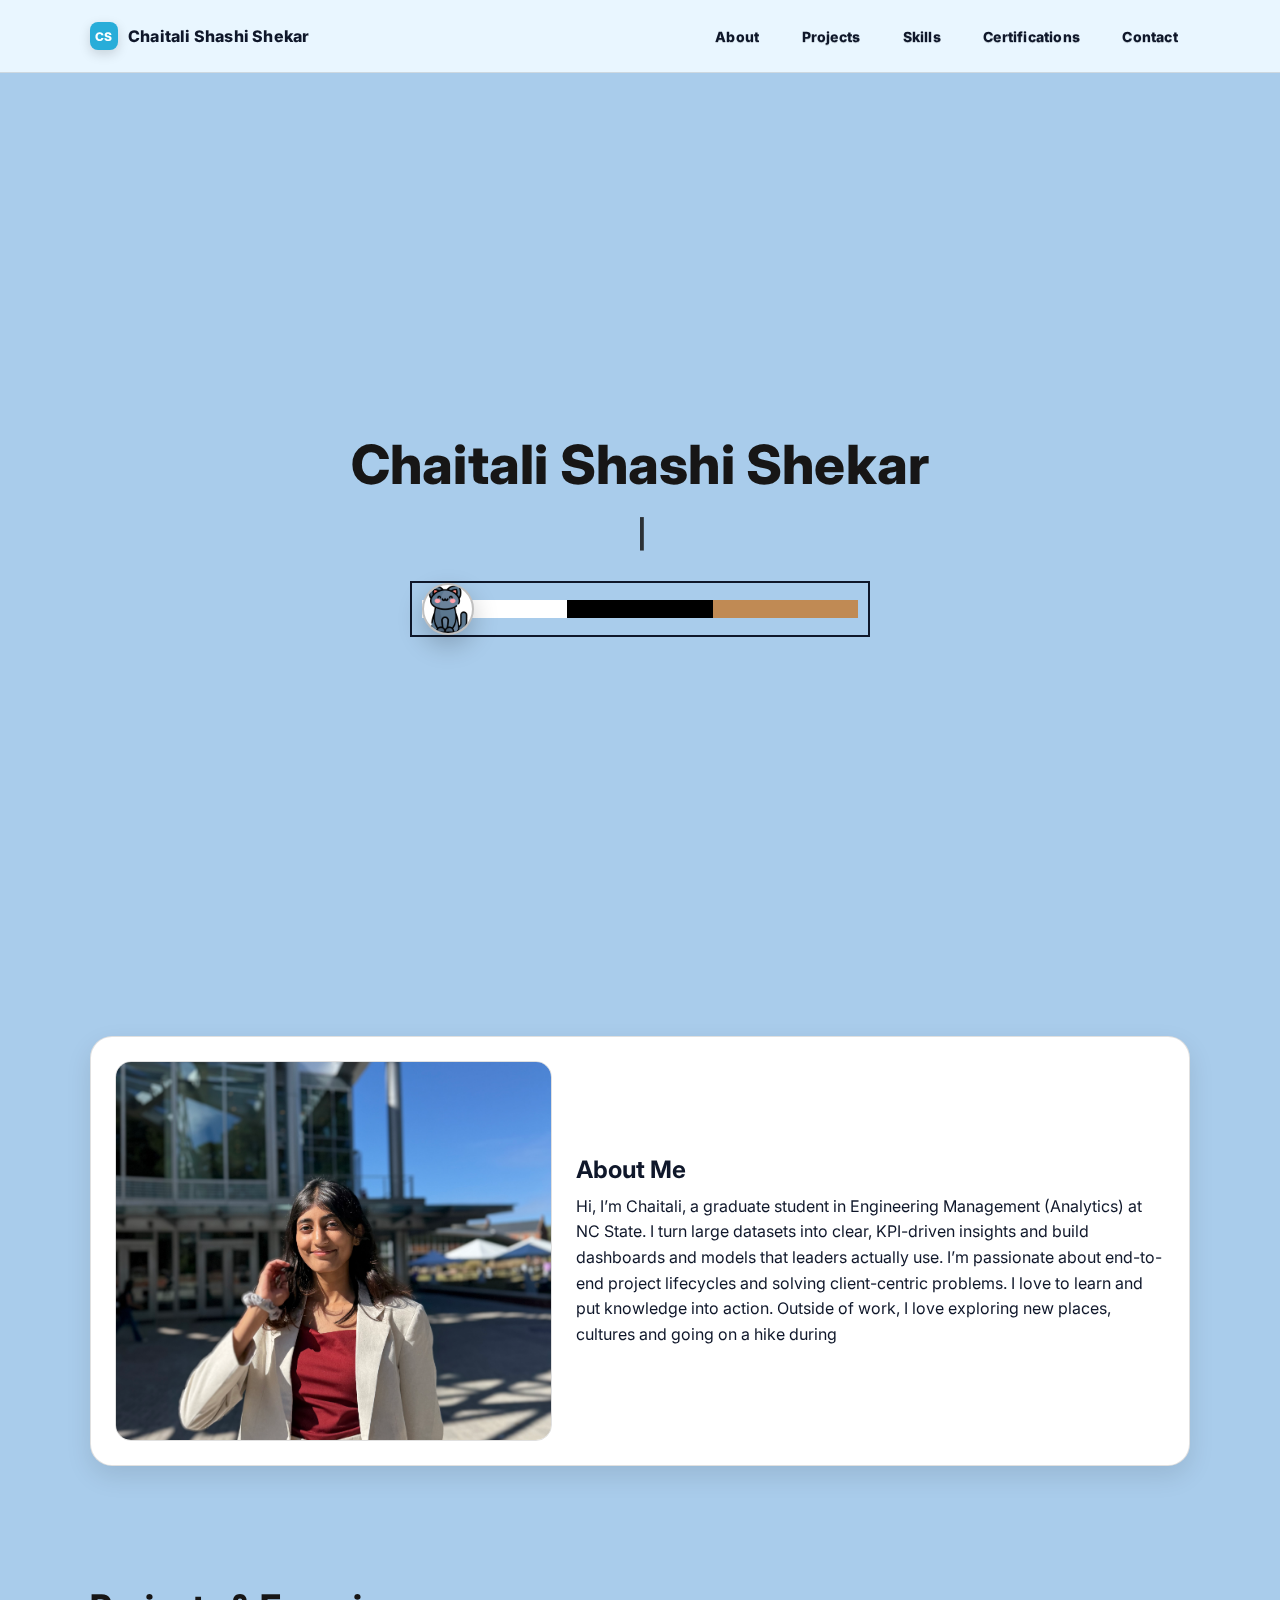
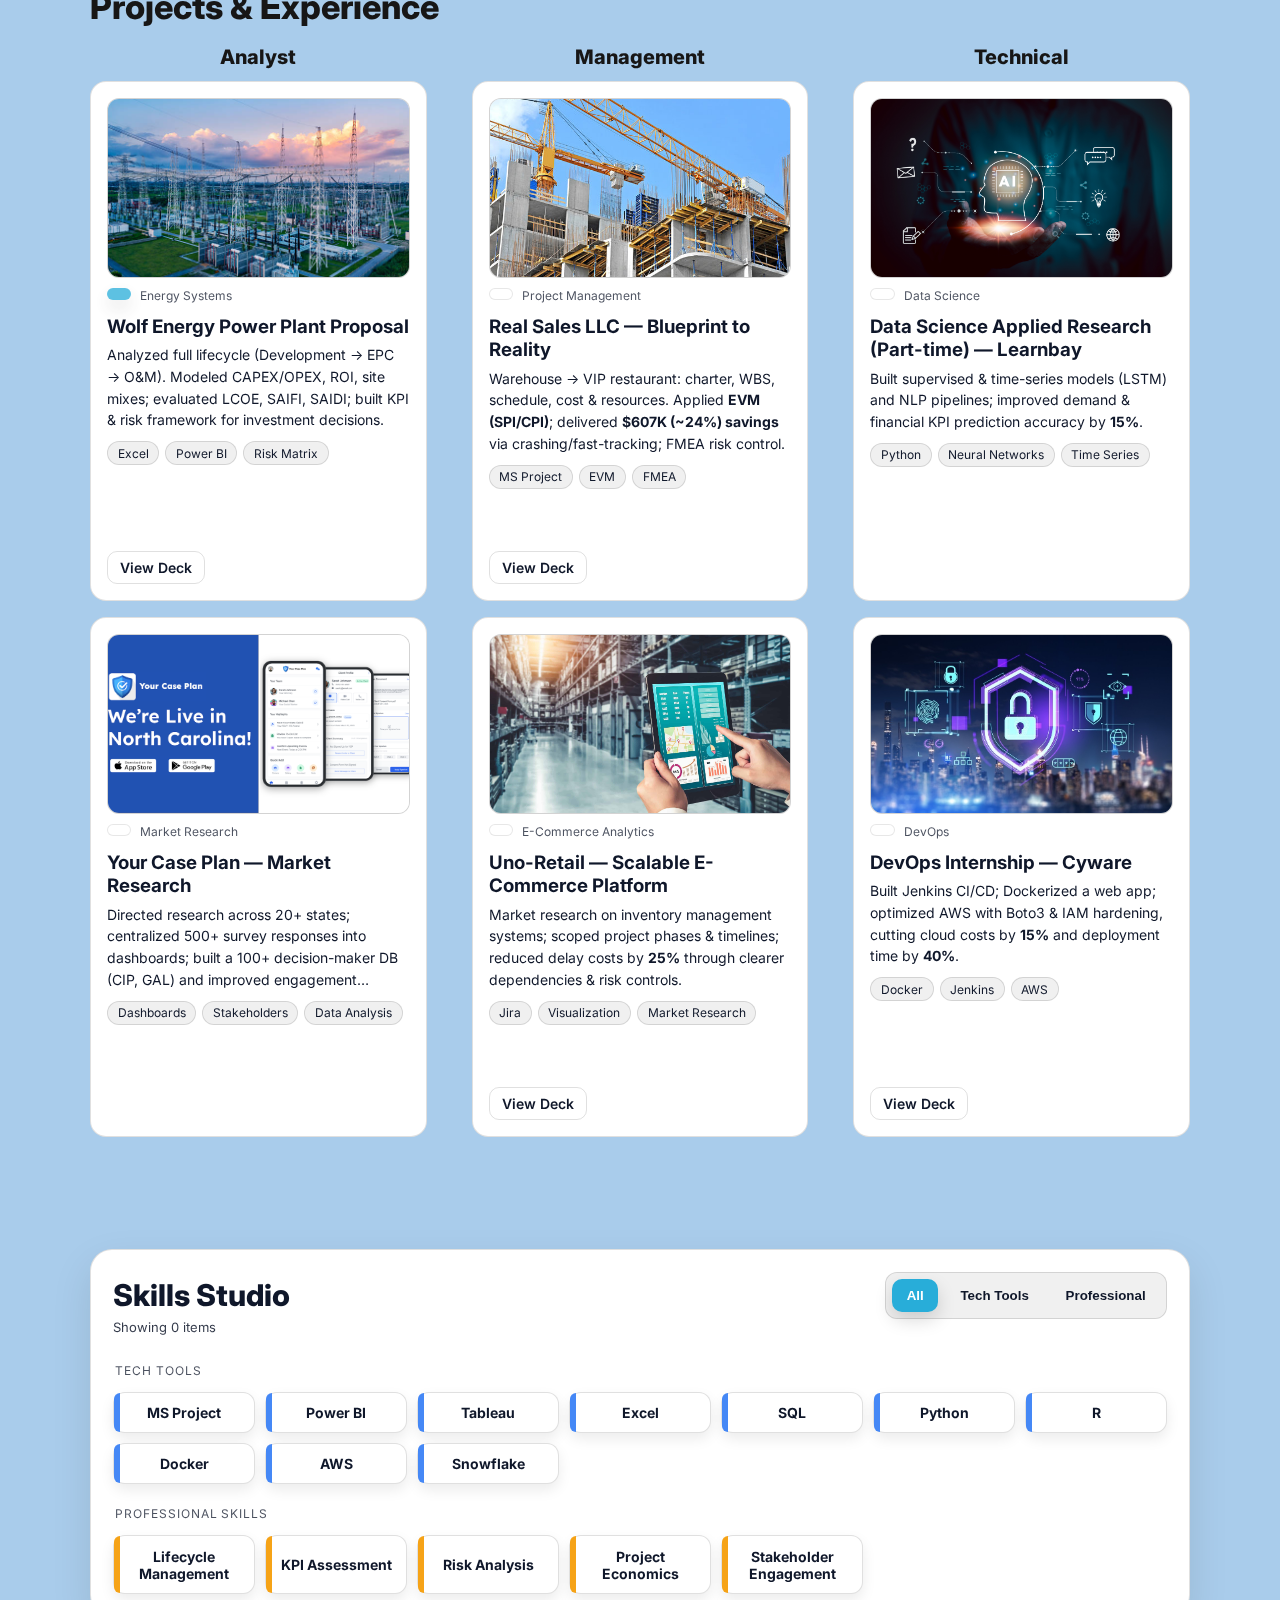
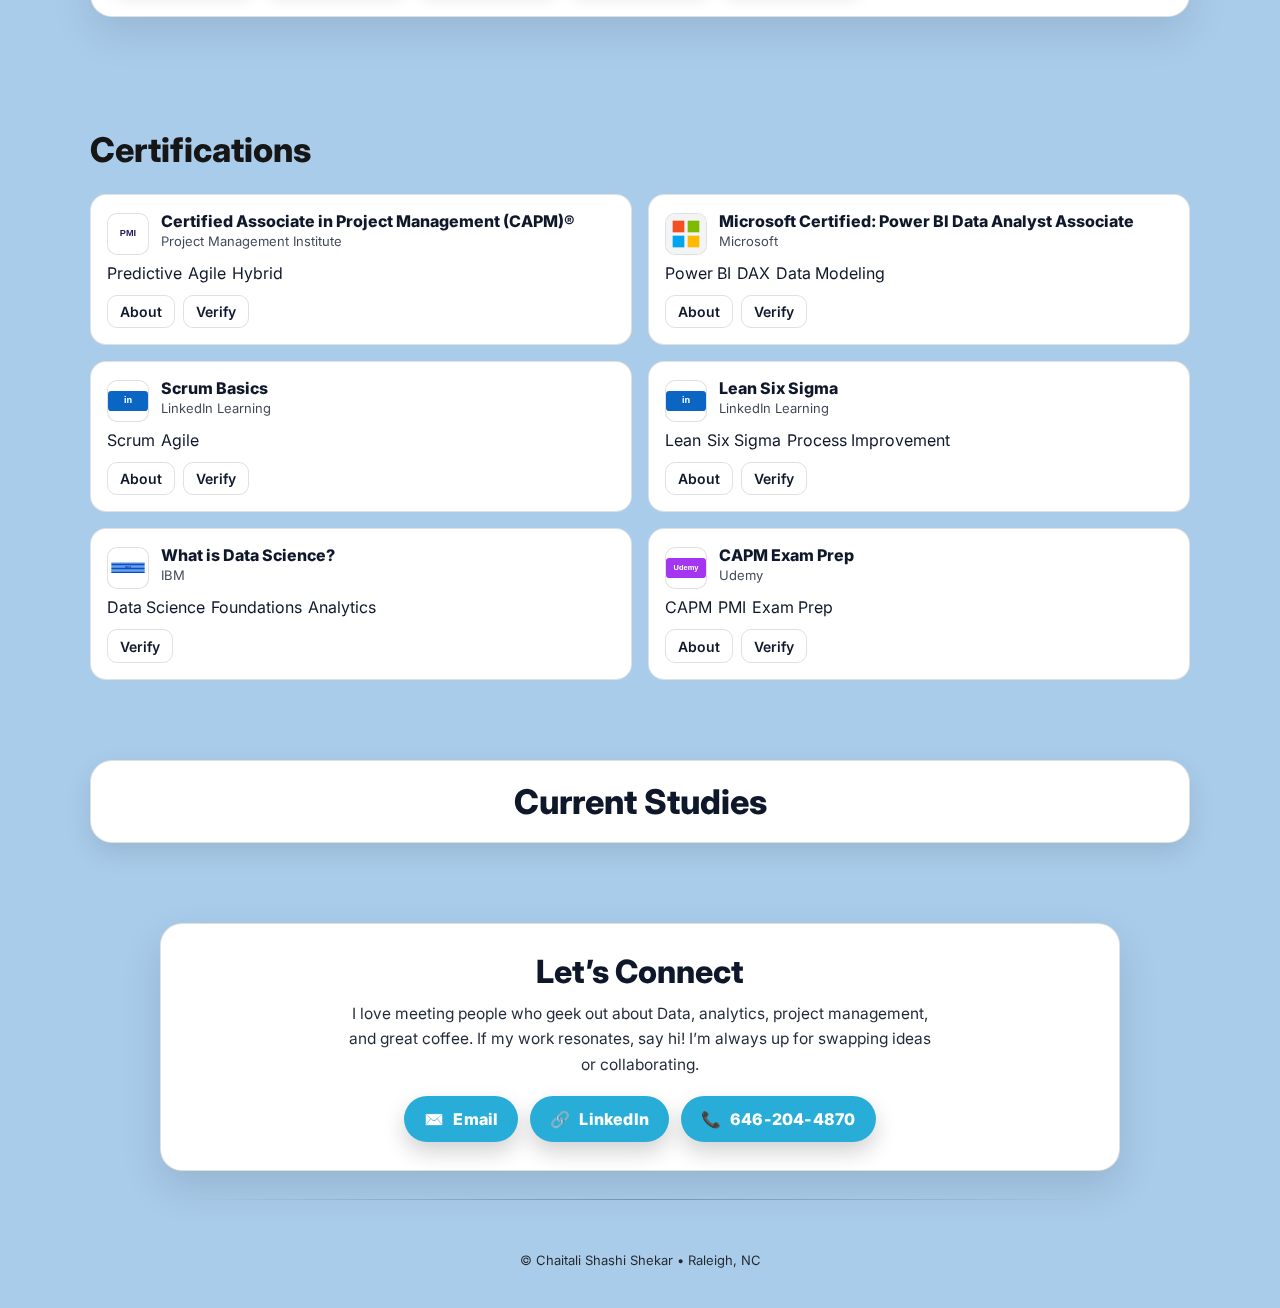
<file: index.html>
<!DOCTYPE html>
<html lang="en">
<head>
  <meta charset="utf-8" />
  <meta name="viewport" content="width=device-width, initial-scale=1" />
  <title>Chaitali Shashi Shekar — Portfolio</title>
  <meta name="description" content="Portfolio of Chaitali Shashi Shekar — Business Analyst & Project Management." />
  <link rel="preconnect" href="https://fonts.googleapis.com">
  <link rel="preconnect" href="https://fonts.gstatic.com" crossorigin>
  <link href="https://fonts.googleapis.com/css2?family=Inter:wght@400;500;600;700;800&display=swap" rel="stylesheet">

  <!-- Favicon (gradient star) -->
  <link rel="icon" href="data:image/svg+xml,%3Csvg xmlns='http://www.w3.org/2000/svg' viewBox='0 0 64 64'%3E%3Cdefs%3E%3ClinearGradient id='g' x1='0' y1='0' x2='1' y2='1'%3E%3Cstop offset='0' stop-color='%236d28d9'/%3E%3Cstop offset='1' stop-color='%23c4b5fd'/%3E%3C/linearGradient%3E%3C/defs%3E%3Crect width='64' height='64' rx='14' fill='%231f1b57'/%3E%3Cpath d='M32 10l5.5 10.8 12 1.8-8.7 8.5 2 11.9L32 37.6 21.2 43l2-11.9L14.5 22.6l12-1.8L32 10z' fill='url(%23g)' stroke='%23ffffff' stroke-width='2'/%3E%3C/svg%3E">

  <style>
    /* THEME VARIABLES */
    :root{
      --bg: #a9cceb;
      --text: #171616;
      --surface: #ffffff;
      --surface-text: #0f172a;
      --surface-border: rgba(0,0,0,0.12);
      --chip-border: rgba(0,0,0,0.35);
      --line: rgba(0,0,0,0.25);
      --hover-surface: rgba(0,0,0,.06);
      --tag-bg: rgba(0,0,0,0.06);
      --accent: #28add9;
      --accent-soft: rgba(21,120,166,0.25);
      --accent-contrast: #ffffff;
      --header-blur-bg: rgba(255,255,255,0.80);

      /* new: nav colors for better contrast */
      --nav-text:#0f172a;
      --nav-hover-bg: rgba(0,0,0,0.06);
    }

    /* BROWN / COFFEE THEME */
    body.sepiaTheme{
      --bg: #5b4636;
      --text: #f6efe7;

      --surface: #eaddcf;
      --surface-text: #2b1f16;
      --surface-border: rgba(0,0,0,.18);

      --chip-border: rgba(255,255,255,.45);
      --line: rgba(255,255,255,.35);
      --hover-surface: rgba(0,0,0,.08);
      --tag-bg: rgba(0,0,0,.08);

      --accent: #c08a54;
      --accent-soft: rgba(192,138,84,.35);
      --accent-contrast: #1f130c;
      --header-blur-bg: rgba(53,41,32,0.82);

      --nav-text:#f6efe7;
      --nav-hover-bg: rgba(255,255,255,0.10);
    }

        /* Current Studies link box */
    .cta-box{
      display:block;
      background:var(--surface);
      color:var(--surface-text);
      border:1px solid var(--surface-border);
      border-radius:22px;
      padding:20px 24px;
      text-align:center;
      box-shadow:0 10px 26px rgba(0,0,0,.10);
      transition:transform 120ms ease, box-shadow 160ms ease, border-color 160ms ease;
    }
    .cta-box:hover{
      transform:translateY(-2px);
      border-color:var(--accent);
      box-shadow:0 14px 30px rgba(0,0,0,.14);
    }
    .cta-box .section-title{ margin:0; }  /* keep same title style */

    /* BASE */
    *{box-sizing:border-box}
    html,body{height:100%}
    html{scroll-behavior:smooth}
    body{
      margin:0; font-family:Inter, system-ui, -apple-system, Segoe UI, Roboto, sans-serif;
      color:var(--text); background:var(--bg);
      transition: background 280ms ease, color 280ms ease;
      -webkit-tap-highlight-color: transparent;
    }
    a{color:inherit; text-decoration:none}
    .container{width:min(1100px, 92vw); margin-inline:auto}
    section{scroll-margin-top:96px}

    /* HEADER */
    .site-header{
      position:fixed; top:0; left:0; right:0; z-index:1000;
      background:var(--header-blur-bg);
      border-bottom:1px solid var(--surface-border);
      backdrop-filter:saturate(180%) blur(10px);
      -webkit-backdrop-filter:saturate(180%) blur(10px);
    }
    .header-inner{ height:72px; display:flex; align-items:center; justify-content:space-between; gap:16px; }
    .brand{ display:flex; align-items:center; gap:10px; font-weight:800; letter-spacing:.2px; color:var(--nav-text); }
    .brand-mark{
      width:28px; height:28px; border-radius:8px; display:grid; place-items:center; font-weight:800;
      background:var(--accent); color:var(--accent-contrast); box-shadow:0 4px 12px rgba(0,0,0,.15); font-size:12px;
    }
    .nav{ display:flex; align-items:center; gap:18px; }
    .nav a{
      font-weight:800; letter-spacing:.2px;
      font-size:14px; padding:.45rem .7rem; border-radius:10px;
      border:1px solid transparent; color:var(--nav-text);
      transition:border-color 140ms ease, background 140ms ease;
      text-shadow:0 1px 0 rgba(0,0,0,.15);
    }
    .nav a:hover{ border-color:transparent; background:var(--nav-hover-bg); }
    .header-spacer{ height:72px; }

    /* Keep nav on the right */
    .header-inner{ position:relative; }
    .nav{ margin-left:auto; }

    /* Mobile header */
    @media (max-width: 680px){
      .header-inner{ gap:10px; }
      .nav-toggle{
        display:inline-flex; margin-left:auto; width:40px; height:40px;
        align-items:center; justify-content:center; font-size:20px; line-height:1;
        border-radius:10px; border:1px solid var(--surface-border);
        background:var(--surface); color:var(--surface-text);
        box-shadow:0 4px 10px rgba(0,0,0,.08);
      }
      .nav{
        position:absolute; right:12px; top:72px;
        background:var(--surface); color:var(--surface-text);
        border:1px solid var(--surface-border); border-radius:12px;
        padding:8px; display:none; flex-direction:column; gap:6px;
        box-shadow:0 12px 28px rgba(0,0,0,.18); z-index:1001;
        min-width:56vw;
      }
      .nav[aria-expanded="true"]{ display:flex; }
      .nav a{
        color:var(--surface-text);      /* better contrast inside light panel on dark/sepia */
        padding:.65rem .8rem; border-radius:8px; text-shadow:none;
      }
      .nav a:hover{ background:var(--hover-surface); border-color:transparent; }
    }
    @media (min-width: 681px){ .nav-toggle{ display:none; } }

    /* Chips & Buttons */
    .chip{
      padding:.30rem .7rem; border:1px solid var(--chip-border); border-radius:999px;
      font-size:14px; display:inline-flex; align-items:center; gap:.4rem
    }
    .chip.filled{ background:var(--surface); color:var(--surface-text); border-color:var(--surface-border); }
    .chip.filled--accent{
      background: var(--accent); color: var(--accent-contrast); border-color: transparent;
      box-shadow: 0 8px 18px rgba(0,0,0,.15);
      transition: transform 120ms ease, filter 140ms ease, box-shadow 160ms ease;
    }
    .chip.filled--accent:hover{ transform: translateY(-1px); filter:saturate(1.05); box-shadow:0 12px 26px rgba(0,0,0,.18); }

    .btn{
      display:inline-flex; align-items:center; justify-content:center;
      padding:.45rem .75rem; border-radius:10px;
      border:1px solid var(--surface-border);
      color:var(--surface-text); background:transparent;
      font-weight:600; font-size:14px; text-decoration:none;
      transition:background 160ms ease, border-color 160ms ease, color 160ms ease, transform 120ms ease;
    }
    .btn:hover{ background:var(--hover-surface); border-color: var(--accent); transform: translateY(-1px); }

    /* HERO */
    .hero{min-height:100svh; display:grid; place-items:center; text-align:center; padding-top:24px}
    @media (max-width: 560px){ .hero{ min-height:82svh; } }
    .hero-inner{display:flex; flex-direction:column; align-items:center; gap:16px}
    .name{font-size:clamp(32px, 6vw, 54px); font-weight:800; letter-spacing:.2px}
    .typewrap{font-size:clamp(18px, 3.5vw, 28px); font-weight:700; margin-top:4px}
    #type{letter-spacing:.2px}
    .caret{margin-left:4px; opacity:.85; animation:blink 1.1s steps(1) infinite}
    @keyframes blink{50%{opacity:0}}

    /* THEME SLIDER (rectangular rod + draggable cat) */
    .tri-toggle{
      margin-top:14px;
      width:min(92vw, 460px);
      height:56px;
      border:2px solid var(--nav-text);
      background:transparent;
      color:var(--nav-text);
      position:relative;
      user-select:none; touch-action:none; cursor:grab;
      transition:border-color 180ms ease, color 180ms ease;
    }
    .tri-toggle:active{ cursor:grabbing; }

    /* rectangular track centered vertically */
    .tri-toggle .track{
      position:absolute; left:10px; right:10px; top:50%;
      height:18px; transform:translateY(-50%);
      border-radius:0;            /* no curves */
      overflow:hidden;
      box-shadow: inset 0 0 0 1px rgba(0,0,0,.15);
    }

    /* 3 flat segments: light | dark | sepia */
    .tri-toggle .rod{
      position:absolute; inset:0;
      border-radius:0;            /* no curves */
      background:
        linear-gradient(to right,
          #ffffff 0%,   #ffffff 33.333%,
          #000000 33.333%, #000000 66.666%,
          #c08a54 66.666%, #c08a54 100%);
    }

    /* thin separators at 1/3 and 2/3 */
    .tri-toggle .track::after{
      content:""; position:absolute; inset:0; pointer-events:none;
      background:
        linear-gradient(to right,
          transparent 0 calc(33.333% - .5px),
          rgba(0,0,0,.25) calc(33.333% - .5px) calc(33.333% + .5px),
          transparent calc(33.333% + .5px) calc(66.666% - .5px),
          rgba(0,0,0,.25) calc(66.666% - .5px) calc(66.666% + .5px),
          transparent calc(66.666% + .5px) 100%);
    }

    /* cat knob (kept round) */
    .tri-toggle .knob{
      position:absolute; top:50%; left:0;
      width:52px; height:52px; transform:translate(0,-50%);
      border-radius:999px; overflow:hidden;
      background:#fff; border:2px solid rgba(0,0,0,.25);
      box-shadow:0 10px 26px rgba(0,0,0,.22);
      transition:transform 140ms ease;
    }
    .tri-toggle .cat-img{ width:100%; height:100%; object-fit:cover; display:block; }


    /* ABOUT */
    section#about{background:transparent}
    .about-wrap{padding:64px 0}
    .about-shell{
      background:var(--surface); color:var(--surface-text);
      border:1px solid var(--surface-border);
      border-radius:22px; padding:24px;
      box-shadow:0 10px 26px rgba(0,0,0,.10);
      transition: background 280ms ease, color 280ms ease, border-color 280ms ease, box-shadow 280ms ease;
    }
    .about-grid{ display:grid; gap:24px; align-items:stretch; grid-template-columns:1fr; min-height:320px; }
    @media (min-width: 900px){ .about-grid{ grid-template-columns:1fr 1.35fr; min-height:380px; } }
    .about-photo{ position:relative; min-height:320px; }
    @media (min-width: 900px){ .about-photo{ min-height:380px; } }
    .headshot{ position:absolute; inset:0; width:100%; height:100%; object-fit:cover; border-radius:16px; border:1px solid var(--surface-border); }
    .about-text{ display:flex; flex-direction:column; justify-content:center; }
    .about-text h2{margin:0 0 10px}
    .about-text p{margin:0; line-height:1.6}

    /* PROJECTS */
    section#projects{background:transparent}
    .projects-wrap{padding:56px 0}
    .section-title{font-size:clamp(22px, 3.4vw, 34px); font-weight:800; margin:0 0 24px}

    /* desktop: 3 columns with thin vertical lines between */
    .projects-grid{
      display:grid;
      grid-template-columns:1fr 1px 1fr 1px 1fr;
      gap:22px; align-items:start;
    }
    .projects-grid .vline{
      background:var(--line); width:1px; border-radius:999px;
    }
    /* mobile: single column */
    @media (max-width: 900px){
      .projects-grid{ grid-template-columns:1fr; gap:14px; }
      .projects-grid .vline{
        width:100%; height:1px; background:var(--line);
        margin:6px 0; border-radius:999px;
      }
    }

    /* normalize card sizes & media (desktop) */
    #projects .t-card{
      display:flex; flex-direction:column; min-height:520px;
      background:var(--surface); color:var(--surface-text);
      border:1px solid var(--surface-border); border-radius:16px; padding:16px;
      transition: box-shadow 160ms ease, transform 140ms ease, border-color 160ms ease, background 280ms ease, color 280ms ease;
    }
    @media (max-width: 900px){ #projects .t-card{ min-height:unset; } }
    #projects .t-card:hover{ transform: translateY(-2px); box-shadow:0 10px 24px rgba(0,0,0,.12); border-color: var(--accent); }
    #projects .proj-media{
      width:100%; height:180px; object-fit:cover;
      border-radius:12px; border:1px solid var(--surface-border);
      margin-bottom:10px; background:var(--hover-surface);
    }
    #projects .t-meta{font-size:12px; opacity:.75; margin-bottom:6px}
    #projects .t-card h3{
      margin:6px 0 6px; line-height:1.25;
      display:-webkit-box; -webkit-line-clamp:2; -webkit-box-orient:vertical; overflow:hidden;
    }
    #projects .t-card p{
      margin:0; line-height:1.55; font-size:14px;
      display:-webkit-box; -webkit-line-clamp:4; -webkit-box-orient:vertical; overflow:hidden;
    }
    #projects .tags{display:flex; flex-wrap:wrap; gap:6px; margin-top:10px}
    #projects .tag{ background: var(--tag-bg); border:1px solid var(--surface-border); border-radius:999px; padding:.22rem .6rem; font-size:12px; color:var(--surface-text) }
    #projects .actions{ display:flex; flex-wrap:wrap; gap:8px; margin-top:12px; }
    #projects .actions{ margin-top:auto; }

    /* ===== SKILLS ===== */
    section#skills{background:transparent}
    .skills-wrap{padding:56px 0}
    .skills-shell{
      background:var(--surface); color:var(--surface-text);
      border:1px solid var(--surface-border); border-radius:22px; padding:22px;
      box-shadow:0 16px 40px rgba(0,0,0,.10);
    }
    .skills-head{display:flex; flex-wrap:wrap; align-items:center; justify-content:space-between; gap:12px}
    .skills-title{font-size:clamp(22px,3.4vw,30px); font-weight:800; margin:0}
    .skills-meta{font-size:13px; opacity:.85}

    .seg{
      display:flex; align-items:center; gap:8px;
      background:var(--hover-surface);
      border:1px solid var(--surface-border); border-radius:12px; padding:6px;
    }
    .seg button{
      appearance:none; border:0; background:transparent; color:var(--surface-text);
      font-weight:800; padding:.55rem .9rem; border-radius:10px; cursor:pointer;
      transition:transform .12s ease, box-shadow .16s ease, background .16s ease;
    }
    .seg button[aria-pressed="true"]{
      background:var(--accent); color:var(--accent-contrast);
      box-shadow:0 8px 18px rgba(0,0,0,.15);
    }

    .chip-grid{
      display:grid; gap:10px; margin-top:16px;
      grid-template-columns:repeat(auto-fit, minmax(140px, 1fr));
    }
    .skill-chip{
      position:relative;
      display:flex; align-items:center; justify-content:center; text-align:center;
      padding:.70rem .8rem; border-radius:12px;
      background:var(--surface); color:var(--surface-text);
      border:1px solid var(--surface-border);
      box-shadow:0 6px 14px rgba(0,0,0,.08);
      font-weight:700; font-size:14px;
      transform:translateY(0) scale(1); opacity:1;
      transition:transform .16s ease, box-shadow .16s ease, opacity .18s ease;
    }
    .skill-chip:hover{ transform:translateY(-2px); box-shadow:0 10px 22px rgba(0,0,0,.14); }

    .skill-chip::before{
      content:""; position:absolute; left:0; top:0; bottom:0; width:6px; border-radius:12px 0 0 12px; opacity:.95;
    }
    :root{ --skill-tech:#3b82f6; --skill-pro:#f59e0b; --skill-cert:#8b5cf6; }
    body.darkTheme{ --skill-tech:#60a5fa; --skill-pro:#fbbf24; --skill-cert:#a78bfa; }
    body.sepiaTheme{ --skill-tech:#5a8ad6; --skill-pro:#d6993a; --skill-cert:#8e73d6; }
    .skill-chip[data-group="tech"]::before{ background:var(--skill-tech); }
    .skill-chip[data-group="pro"]::before{  background:var(--skill-pro); }
    .skill-chip[data-group="cert"]::before{ background:var(--skill-cert); }

    @keyframes chip-pop{0%{transform:translateY(6px) scale(.96);opacity:0}100%{transform:translateY(0) scale(1);opacity:1}}
    .skill-chip.reveal{ animation:chip-pop .35s ease both; }

    [hidden]{ display:none !important; }

    .skill-subtitle{
      grid-column:1 / -1; margin:12px 2px 4px; font-size:12px; letter-spacing:.08em; text-transform:uppercase; opacity:.75;
    }

    @media (max-width:520px){
      .seg{width:100%; justify-content:space-between}
      .skills-head{align-items:flex-start}
    }

    /* CERTIFICATIONS */
    section#certifications{background:transparent}
    .certs-wrap{padding:56px 0}
    .cert-grid{ display:grid; grid-template-columns:1fr; gap:16px; }
    @media (min-width: 800px){ .cert-grid{ grid-template-columns:1fr 1fr; } }
    .cert-card{
      background:var(--surface); color:var(--surface-text);
      border:1px solid var(--surface-border); border-radius:16px; padding:16px;
      transition: box-shadow 160ms ease, transform 140ms ease, border-color 160ms ease, background 280ms ease, color 280ms ease;
    }
    .cert-card:hover{ transform: translateY(-2px); box-shadow:0 10px 24px rgba(0,0,0,.12); border-color: var(--accent); }
    .cert-head{ display:flex; align-items:center; gap:12px; margin-bottom:6px; }
    .cert-logo{ width:42px; height:42px; border-radius:10px; border:1px solid var(--surface-border); object-fit:contain; background:#fff; }
    .cert-title{font-weight:800; font-size:16px; margin:0 0 2px}
    .cert-issuer{font-size:13px; opacity:.8; margin-bottom:8px}
    .cert-tags{display:flex; flex-wrap:wrap; gap:6px; margin-top:6px}
    .cert-actions{ display:flex; gap:8px; margin-top:12px; flex-wrap:wrap; }

    /* CONNECT + FOOTER */
    section#connect{background:transparent}
    .section-divider{
      width:min(900px,86vw); height:1px; margin:28px auto 0;
      background:linear-gradient(90deg, transparent, var(--line), transparent);
      border-radius:999px;
    }
    footer{background:transparent; padding:28px 0 40px}
    .foot{ display:flex; flex-direction:column; align-items:center; justify-content:center; gap:10px; text-align:center }
    .foot-meta{font-size:13px; opacity:.9}

        /* Fix: let the knob render outside the thin track */
    .tri-toggle .track{
    overflow: visible;            /* was: overflow:hidden */
    }

    /* Ensure knob sits above the rod/track visually */
    .tri-toggle .knob{
    z-index: 2;
    }

  </style>
</head>
<body>
  <!-- HEADER -->
  <header class="site-header" role="banner">
    <div class="header-inner container">
      <a class="brand" href="#">
        <span class="brand-mark">CS</span>
        <span>Chaitali Shashi Shekar</span>
      </a>

      <!-- mobile menu button (right side) -->
      <button class="nav-toggle" aria-expanded="false" aria-controls="primaryNav" aria-label="Open menu">☰</button>

      <!-- primary navigation -->
      <nav class="nav" id="primaryNav" aria-label="Primary" aria-expanded="false">
        <a href="#about">About</a>
        <a href="#projects">Projects</a>
        <a href="#skills">Skills</a>
        <a href="#certifications">Certifications</a>
        <a href="#connect">Contact</a>
      </nav>
    </div>
  </header>
  <div class="header-spacer" aria-hidden="true"></div>

  <!-- HERO -->
  <main class="hero">
    <div class="hero-inner container">
      <div class="name">Chaitali Shashi Shekar</div>
      <div class="typewrap" aria-live="polite"><span id="type"></span><span class="caret">|</span></div>

      <!-- Theme slider: color rod + draggable cat -->
      <div id="themeSlider" class="tri-toggle" role="slider"
           aria-label="Theme" aria-valuemin="0" aria-valuemax="2" aria-valuenow="0" data-mode="light">
        <div class="track">
          <div class="rod" aria-hidden="true"></div>
          <!-- cat knob -->
          <div class="knob">
            <img class="cat-img" src="cat image.png" alt="Theme cat" />
          </div>
        </div>
      </div>
    </div>
  </main>

  <!-- ABOUT -->
  <section id="about">
    <div class="container about-wrap">
      <div class="about-shell">
        <div class="about-grid">
          <div class="about-photo">
            <img class="headshot" src="IMG_1814.jpeg" alt="Photo of Chaitali Shashi Shekar" />
          </div>
          <div class="about-text">
            <h2>About Me</h2>
            <p>Hi, I’m Chaitali, a graduate student in Engineering Management (Analytics) at NC State. I turn large datasets into clear, KPI-driven insights and build dashboards and models that leaders actually use. I’m passionate about end-to-end project lifecycles and solving client-centric problems. I love to learn and put knowledge into action. Outside of work, I love exploring new places, cultures and going on a hike during</p>
          </div>
        </div>
      </div>
    </div>
  </section>

  <!-- PROJECTS -->
  <section id="projects">
    <div class="container projects-wrap">
      <h2 class="section-title">Projects & Experience</h2>
      <div style="font-size:12px;opacity:.8;margin:-6px 0 14px;"></div>

      <div class="projects-grid">
        <!-- COL 1 -->
        <div>
          <h3 style="margin:0 0 12px;font-size:20px;font-weight:800;color:var(--text);text-align:center;">Analyst</h3>

          <div class="t-card">
            <img class="proj-media" src="Powerplant.jpg" alt="Energy systems analysis">
            <div class="t-meta"><span class="chip filled filled--accent" style="margin-right:6px;"></span> Energy Systems</div>
            <h3>Wolf Energy Power Plant Proposal</h3>
            <p>Analyzed full lifecycle (Development → EPC → O&amp;M). Modeled CAPEX/OPEX, ROI, site mixes; evaluated LCOE, SAIFI, SAIDI; built KPI &amp; risk framework for investment decisions.</p>
            <div class="tags"><span class="tag">Excel</span><span class="tag">Power BI</span><span class="tag">Risk Matrix</span></div>
            <div class="actions">
              <a class="btn" href="https://docs.google.com/presentation/d/1y-4Ar5eKKG15zpzWodLmCJ-sIz8cH1eO/edit?usp=sharing" target="_blank" rel="noopener">View Deck</a>
            </div>
          </div>

          <div class="t-card" style="margin-top:16px;">
            <img class="proj-media" src="your case plan.png" alt="Dashboards and survey analytics">
            <div class="t-meta"><span class="chip filled" style="margin-right:6px;"></span> Market Research</div>
            <h3>Your Case Plan — Market Research</h3>
            <p>Directed research across 20+ states; centralized 500+ survey responses into dashboards; built a 100+ decision-maker DB (CIP, GAL) and improved engagement tracking by <strong>30%</strong>.</p>
            <div class="tags"><span class="tag">Dashboards</span><span class="tag">Stakeholders</span><span class="tag">Data Analysis</span></div>
          </div>
        </div>

        <!-- VERTICAL LINE -->
        <div class="vline" aria-hidden="true"></div>

        <!-- COL 2 -->
        <div>
          <h3 style="margin:0 0 12px;font-size:20px;font-weight:800;color:var(--text);text-align:center;">Management</h3>

          <div class="t-card">
            <img class="proj-media" src="Real sales .jpg" alt="Project charter, WBS, schedule">
            <div class="t-meta"><span class="chip filled" style="margin-right:6px;"></span> Project Management</div>
            <h3>Real Sales LLC — Blueprint to Reality</h3>
            <p>Warehouse → VIP restaurant: charter, WBS, schedule, cost &amp; resources. Applied <strong>EVM (SPI/CPI)</strong>; delivered <strong>$607K (~24%) savings</strong> via crashing/fast-tracking; FMEA risk control.</p>
            <div class="tags"><span class="tag">MS Project</span><span class="tag">EVM</span><span class="tag">FMEA</span></div>
            <div class="actions">
              <a class="btn" href="https://docs.google.com/presentation/d/1UC0yQv7c0tixgO99FEG2llZUteRjqFxIS7S9m6C1dmg/edit?usp=sharing" target="_blank" rel="noopener">View Deck</a>
            </div>
          </div>

          <div class="t-card" style="margin-top:16px;">
            <img class="proj-media" src="uno retail.jpeg" alt="E-commerce inventory / warehouse">
            <div class="t-meta"><span class="chip filled" style="margin-right:6px;"></span> E-Commerce Analytics</div>
            <h3>Uno-Retail — Scalable E-Commerce Platform</h3>
            <p>Market research on inventory management systems; scoped project phases &amp; timelines; reduced delay costs by <strong>25%</strong> through clearer dependencies &amp; risk controls.</p>
            <div class="tags"><span class="tag">Jira</span><span class="tag">Visualization</span><span class="tag">Market Research</span></div>
            <div class="actions">
              <a class="btn" href="https://docs.google.com/presentation/d/1WNpuP74CV0Z7wiNS5Q50X8BldZgGT6ao/edit?usp=sharing&ouid=107995751404532184406&rtpof=true&sd=true" target="_blank" rel="noopener">View Deck</a>
            </div>
          </div>
        </div>

        <!-- VERTICAL LINE -->
        <div class="vline" aria-hidden="true"></div>

        <!-- COL 3 -->
        <div>
          <h3 style="margin:0 0 12px;font-size:20px;font-weight:800;color:var(--text);text-align:center;">Technical</h3>

          <div class="t-card">
            <img class="proj-media" src="NLP.jpg" alt="Time-series and NLP pipelines">
            <div class="t-meta"><span class="chip filled" style="margin-right:6px;"></span> Data Science</div>
            <h3>Data Science Applied Research (Part-time) — Learnbay</h3>
            <p>Built supervised &amp; time-series models (LSTM) and NLP pipelines; improved demand &amp; financial KPI prediction accuracy by <strong>15%</strong>.</p>
            <div class="tags"><span class="tag">Python</span><span class="tag">Neural Networks</span><span class="tag">Time Series</span></div>
          </div>

          <div class="t-card" style="margin-top:16px;">
            <img class="proj-media" src="cyware.jpg" alt="DevOps, CI/CD and AWS">
            <div class="t-meta"><span class="chip filled" style="margin-right:6px;"></span> DevOps</div>
            <h3>DevOps Internship — Cyware</h3>
            <p>Built Jenkins CI/CD; Dockerized a web app; optimized AWS with Boto3 &amp; IAM hardening, cutting cloud costs by <strong>15%</strong> and deployment time by <strong>40%</strong>.</p>
            <div class="tags"><span class="tag">Docker</span><span class="tag">Jenkins</span><span class="tag">AWS</span></div>
            <div class="actions">
              <a class="btn" href="https://drive.google.com/file/d/REPLACE_DEVOPS_FILE_ID/preview" target="_blank" rel="noopener">View Deck</a>
            </div>
          </div>
        </div>
      </div>
    </div>
  </section>

  <!-- SKILLS -->
  <section id="skills">
    <div class="container skills-wrap">
      <div class="skills-shell">
        <div class="skills-head">
          <h2 class="skills-title">Skills Studio</h2>
          <div class="seg" role="tablist" aria-label="Filter skills">
            <button type="button" role="tab" class="seg-btn" data-cat="all" aria-pressed="true">All</button>
            <button type="button" role="tab" class="seg-btn" data-cat="tech">Tech Tools</button>
            <button type="button" role="tab" class="seg-btn" data-cat="pro">Professional</button>
          </div>
        </div>
        <div class="skills-meta" aria-live="polite">
          Showing <span id="skillsCount">0</span> items
        </div>

        <div class="chip-grid" id="skillsGrid">
          <!-- Tech Tools -->
          <div class="skill-subtitle">Tech Tools</div>
          <div class="skill-chip" data-group="tech">MS Project</div>
          <div class="skill-chip" data-group="tech">Power BI</div>
          <div class="skill-chip" data-group="tech">Tableau</div>
          <div class="skill-chip" data-group="tech">Excel</div>
          <div class="skill-chip" data-group="tech">SQL</div>
          <div class="skill-chip" data-group="tech">Python</div>
          <div class="skill-chip" data-group="tech">R</div>
          <div class="skill-chip" data-group="tech">Docker</div>
          <div class="skill-chip" data-group="tech">AWS</div>
          <div class="skill-chip" data-group="tech">Snowflake</div>

          <!-- Professional Skills -->
          <div class="skill-subtitle">Professional Skills</div>
          <div class="skill-chip" data-group="pro">Lifecycle Management</div>
          <div class="skill-chip" data-group="pro">KPI Assessment</div>
          <div class="skill-chip" data-group="pro">Risk Analysis</div>
          <div class="skill-chip" data-group="pro">Project Economics</div>
          <div class="skill-chip" data-group="pro">Stakeholder Engagement</div>
        </div>
      </div>
    </div>
  </section>

  <!-- CERTIFICATIONS -->
  <section id="certifications">
    <div class="container certs-wrap">
      <h2 class="section-title">Certifications</h2>
      <div class="cert-grid">

        <article class="cert-card">
          <div class="cert-head">
            <img class="cert-logo" alt="PMI logo" src="data:image/svg+xml;utf8,<svg xmlns='http://www.w3.org/2000/svg' viewBox='0 0 96 48'><rect width='96' height='48' rx='8' fill='%23ffffff'/><text x='50%' y='58%' text-anchor='middle' font-family='Inter,Arial' font-size='22' fill='%231F1B57' font-weight='800'>PMI</text></svg>" />
            <div>
              <div class="cert-title">Certified Associate in Project Management (CAPM)®</div>
              <div class="cert-issuer">Project Management Institute </div>
            </div>
          </div>
          <div class="cert-tags"><span class="tag">Predictive</span><span class="tag">Agile</span><span class="tag">Hybrid</span></div>
          <div class="cert-actions">
            <a class="btn" href="https://www.pmi.org/certifications/certified-associate-capm" target="_blank" rel="noopener">About</a>
            <a class="btn" href="https://drive.google.com/file/d/1ZkN_xDg0SQbFwWP2_0IMxbdc5sMO5E9Q/view?usp=sharing" target="_blank" rel="noopener">Verify</a>
          </div>
        </article>

        <article class="cert-card">
          <div class="cert-head">
            <img class="cert-logo" alt="Microsoft logo" src="data:image/svg+xml;utf8,<svg xmlns='http://www.w3.org/2000/svg' viewBox='0 0 48 48'><rect width='48' height='48' rx='10' fill='%23f3f4f6'/><g transform='translate(8,8)'><rect width='14' height='14' fill='%23f25022'/><rect x='18' width='14' height='14' fill='%237fba00'/><rect y='18' width='14' height='14' fill='%2300a4ef'/><rect x='18' y='18' width='14' height='14' fill='%23ffb900'/></g></svg>" />
            <div>
              <div class="cert-title">Microsoft Certified: Power BI Data Analyst Associate</div>
              <div class="cert-issuer">Microsoft </div>
            </div>
          </div>
          <div class="cert-tags"><span class="tag">Power BI</span><span class="tag">DAX</span><span class="tag">Data Modeling</span></div>
          <div class="cert-actions">
            <a class="btn" href="https://learn.microsoft.com/credentials/certifications/power-bi-data-analyst-associate/" target="_blank" rel="noopener">About</a>
            <a class="btn" href="https://www.linkedin.com/in/chaitalis19/details/certifications/" target="_blank" rel="noopener">Verify</a>
          </div>
        </article>

        <article class="cert-card">
          <div class="cert-head">
            <img class="cert-logo" alt="LinkedIn logo" src="data:image/svg+xml;utf8,<svg xmlns='http://www.w3.org/2000/svg' viewBox='0 0 96 48'><rect width='96' height='48' rx='8' fill='%230A66C2'/><text x='50%' y='58%' text-anchor='middle' font-family='Inter,Arial' font-size='22' fill='%23ffffff' font-weight='800'>in</text></svg>" />
            <div>
              <div class="cert-title">Scrum Basics</div>
              <div class="cert-issuer">LinkedIn Learning </div>
            </div>
          </div>
          <div class="cert-tags"><span class="tag">Scrum</span><span class="tag">Agile</span></div>
          <div class="cert-actions">
            <a class="btn" href="https://www.linkedin.com/learning/" target="_blank" rel="noopener">About</a>
            <a class="btn" href="https://drive.google.com/file/d/1W2EXpiQOJ04bgJ1mzoNNtKif6oHpn03E/view?usp=sharing" target="_blank" rel="noopener">Verify</a>
          </div>
        </article>

        <article class="cert-card">
          <div class="cert-head">
            <img class="cert-logo" alt="LinkedIn logo" src="data:image/svg+xml;utf8,<svg xmlns='http://www.w3.org/2000/svg' viewBox='0 0 96 48'><rect width='96' height='48' rx='8' fill='%230A66C2'/><text x='50%' y='58%' text-anchor='middle' font-family='Inter,Arial' font-size='22' fill='%23ffffff' font-weight='800'>in</text></svg>" />
            <div>
              <div class="cert-title">Lean Six Sigma</div>
              <div class="cert-issuer">LinkedIn Learning </div>
            </div>
          </div>
          <div class="cert-tags"><span class="tag">Lean</span><span class="tag">Six Sigma</span><span class="tag">Process Improvement</span></div>
          <div class="cert-actions">
            <a class="btn" href="https://www.linkedin.com/learning/" target="_blank" rel="noopener">About</a>
            <a class="btn" href="https://drive.google.com/file/d/1JN4_0_Lt8h4Glrw5KG50VP6EPV-8kKys/view?usp=sharing" target="_blank" rel="noopener">Verify</a>
          </div>
        </article>

        <article class="cert-card">
          <div class="cert-head">
            <img class="cert-logo" alt="IBM logo" src="data:image/svg+xml;utf8,<svg xmlns='http://www.w3.org/2000/svg' viewBox='0 0 120 48'><rect width='120' height='48' rx='8' fill='%23ffffff'/><g fill='%230052CB'><rect x='10' y='8' width='100' height='3'/><rect x='10' y='12' width='100' height='3'/><rect x='10' y='16' width='100' height='3'/><rect x='10' y='20' width='100' height='3'/><rect x='10' y='24' width='100' height='3'/><rect x='10' y='28' width='100' height='3'/><rect x='10' y='32' width='100' height='3'/><rect x='10' y='36' width='100' height='3'/></g><text x='50%' y='58%' text-anchor='middle' font-family='Inter,Arial' font-size='10' fill='%230052CB' font-weight='800'>IBM</text></svg>" />
            <div>
              <div class="cert-title">What is Data Science?</div>
              <div class="cert-issuer">IBM </div>
            </div>
          </div>
          <div class="cert-tags"><span class="tag">Data Science</span><span class="tag">Foundations</span><span class="tag">Analytics</span></div>
          <div class="cert-actions">
            <a class="btn" href="https://drive.google.com/file/d/1z_o4EznH9jWUXvQ40obvzjQPHc1vvB-o/view?usp=sharing" target="_blank" rel="noopener">Verify</a>
          </div>
        </article>

        <article class="cert-card">
          <div class="cert-head">
            <img class="cert-logo" alt="Udemy logo" src="data:image/svg+xml;utf8,<svg xmlns='http://www.w3.org/2000/svg' viewBox='0 0 96 48'><rect width='96' height='48' rx='8' fill='%23a435f0'/><text x='50%' y='58%' text-anchor='middle' font-family='Inter,Arial' font-size='18' fill='%23ffffff' font-weight='800'>Udemy</text></svg>" />
            <div>
              <div class="cert-title">CAPM Exam Prep</div>
              <div class="cert-issuer">Udemy </div>
            </div>
          </div>
          <div class="cert-tags"><span class="tag">CAPM</span><span class="tag">PMI</span><span class="tag">Exam Prep</span></div>
          <div class="cert-actions">
            <a class="btn" href="https://www.udemy.com/" target="_blank" rel="noopener">About</a>
            <a class="btn" href="https://drive.google.com/file/d/1UBR8vyoMEtdO2yZZwauepTQA3lcbgPsB/view?usp=sharing" target="_blank" rel="noopener">Verify</a>
          </div>
        </article>

      </div>
    </div>
  </section>

<!-- CURRENT STUDIES (title-only link) -->
<section id="current-studies-link">
  <div class="container" style="padding:24px 0;">
    <a href="current-studies.html" class="cta-box" aria-label="Open Current Studies page">
      <h2 class="section-title">Current Studies</h2>
    </a>
  </div>
</section>



  <!-- CONNECT -->
  <section id="connect">
    <div class="container" style="padding:56px 0 24px;">
      <div
        style="
          background:var(--surface);
          color:var(--surface-text);
          border:1px solid var(--surface-border);
          border-radius:22px;
          padding:28px;
          box-shadow:0 16px 40px rgba(0,0,0,.12);
          max-width:960px;
          margin:0 auto;
        "
      >
        <h2
          style="
            margin:0 0 10px;
            font-size:clamp(22px,3.2vw,32px);
            font-weight:800;
            text-align:center;
          "
        >
          Let’s Connect
        </h2>

        <p
          style="
            margin:0 auto 18px;
            font-size:15.5px;
            line-height:1.65;
            opacity:.92;
            max-width:60ch;
            text-align:center;
          "
        >
          I love meeting people who geek out about Data, analytics, project management, and great coffee.
          If my work resonates, say hi! I’m always up for swapping ideas or collaborating.
        </p>

        <div style="display:flex; justify-content:center; gap:12px; flex-wrap:wrap;">
          <a href="mailto:csshekar@ncsu.edu" aria-label="Email Chaitali"
             style="display:inline-flex; align-items:center; gap:.55rem; height:46px; padding:0 18px; border-radius:999px; background:var(--accent); color:var(--accent-contrast); font-weight:800; letter-spacing:.2px; text-decoration:none; border:2px solid transparent; box-shadow:0 10px 22px rgba(0,0,0,.18);">
            <span>✉️</span><span>Email</span>
          </a>

          <a href="https://www.linkedin.com/in/chaitalis19" target="_blank" rel="noopener" aria-label="Open LinkedIn profile"
             style="display:inline-flex; align-items:center; gap:.55rem; height:46px; padding:0 18px; border-radius:999px; background:var(--accent); color:var(--accent-contrast); font-weight:800; letter-spacing:.2px; text-decoration:none; border:2px solid transparent; box-shadow:0 10px 22px rgba(0,0,0,.18);">
            <span>🔗</span><span>LinkedIn</span>
          </a>

          <a href="tel:+16462044870" aria-label="Call 646-204-4870"
             style="display:inline-flex; align-items:center; gap:.55rem; height:46px; padding:0 18px; border-radius:999px; background:var(--accent); color:var(--accent-contrast); font-weight:800; letter-spacing:.2px; text-decoration:none; border:2px solid transparent; box-shadow:0 10px 22px rgba(0,0,0,.18); white-space:nowrap;">
            <span>📞</span><span style="white-space:nowrap;">646-204-4870</span>
          </a>
        </div>
      </div>

      <div class="section-divider"></div>
    </div>
  </section>

  <!-- FOOTER -->
  <footer>
    <div class="container foot">
      <div class="foot-meta">© <span id="year"></span> Chaitali Shashi Shekar • Raleigh, NC</div>
    </div>
  </footer>

  <script>
    // Mobile nav toggle
    (function(){
      const btn = document.querySelector('.nav-toggle');
      const nav = document.getElementById('primaryNav');
      if(!btn || !nav) return;

      function setOpen(open){
        btn.setAttribute('aria-expanded', String(open));
        nav.setAttribute('aria-expanded', String(open));
      }

      btn.addEventListener('click', ()=>{
        const open = btn.getAttribute('aria-expanded') === 'true';
        setOpen(!open);
      });

      // Close when a link is tapped
      nav.querySelectorAll('a').forEach(a => a.addEventListener('click', ()=> setOpen(false)));

      // Click outside to close
      document.addEventListener('click', (e)=>{
        if(e.target === btn || nav.contains(e.target)) return;
        setOpen(false);
      });

      // Escape to close
      document.addEventListener('keydown', (e)=>{ if(e.key === 'Escape') setOpen(false); });
    })();

    // ===== Skills filter + entrance animation =====
    (function(){
      const grid = document.getElementById('skillsGrid');
      if(!grid) return;

      const chips = Array.from(grid.querySelectorAll('.skill-chip'));
      const btns  = Array.from(document.querySelectorAll('#skills .seg-btn'));
      const countEl = document.getElementById('skillsCount');

      // IntersectionObserver for fun pop-in
      const io = new IntersectionObserver((entries)=>{
        entries.forEach(en => {
          if(en.isIntersecting){ en.target.classList.add('reveal'); io.unobserve(en.target); }
        });
      }, {threshold:.2});
      chips.forEach(ch => io.observe(ch));

      // Filter logic
      function applyFilter(cat){
        let shown = 0;
        chips.forEach(chip => {
          const show = (cat === 'all') || (chip.dataset.group === cat);
          chip.toggleAttribute('hidden', !show);
          if(show) shown++;
        });
        if(countEl) countEl.textContent = shown;
      }

      btns.forEach(b => {
        b.addEventListener('click', ()=>{
          btns.forEach(x => x.setAttribute('aria-pressed','false'));
          b.setAttribute('aria-pressed','true');
          applyFilter(b.dataset.cat);
        });
      });

      // Initial state
      applyFilter('all');
    })();

    // Footer year
    const y = document.getElementById('year'); if (y) y.textContent = new Date().getFullYear();

    // Typewriter
    (function(){
      const phrases = ['Data Analyst','Business Intelligence','Product Management','Coffee connoisseur'];
      const typeEl = document.getElementById('type');
      if(!typeEl) return;

      let i = 0, j = 0, deleting = false;
      const typeSpeed = 85, delSpeed = 55, hold = 900;

      function tick(){
        const current = phrases[i];
        if(!deleting){
          typeEl.textContent = current.substring(0, j + 1);
          j++;
          if(j === current.length){ deleting = true; return setTimeout(tick, hold); }
          return setTimeout(tick, typeSpeed);
        } else {
          typeEl.textContent = current.substring(0, j - 1);
          j--;
          if(j === 0){ deleting = false; i = (i + 1) % phrases.length; return setTimeout(tick, 300); }
          return setTimeout(tick, delSpeed);
        }
      }
      tick();
    })();

    /* Tri-mode theme control (Light | Dark | Brown) on a rectangular rod + leaves only when switching to sepia */
    (function(){
      const THEME_KEY = 'css_theme';
      const THEMES = ['light','sepia']; // indices 0..2

      const body   = document.body;
      const slider = document.getElementById('themeSlider');
      if(!slider) return;

      const track  = slider.querySelector('.track');
      const knob   = slider.querySelector('.knob');

      function setKnobSkin(mode){
        const bg = { light:'#ffffff', sepia:'#c08a54' }[mode];
        const bc = { light:'rgba(0,0,0,.25)', sepia:'rgba(0,0,0,.35)' }[mode];
        knob.style.background = bg;
        knob.style.borderColor = bc;
      }

      // centers for idx 0..2 are at 1/6, 3/6, 5/6 of the track width
      function centerXForIndex(idx){
        const rect = track.getBoundingClientRect();
        return rect.width * ((idx*2 + 1) / 6);
      }

      function positionKnob(mode){
        const idx = THEMES.indexOf(mode);
        const x = centerXForIndex(idx) - knob.offsetWidth/2;
        knob.style.transform = `translate(${Math.round(x)}px, -50%)`;
      }



      function nearestIdxFromRatio(ratio){
        return Math.max(0, Math.min(2, Math.round(ratio * 2))); // 0..2
      }

      // init from saved/system — NO leaf burst on load
      const saved = localStorage.getItem(THEME_KEY);
      const start = (saved && THEMES.includes(saved))
        ? saved
        : (window.matchMedia && matchMedia('(prefers-color-scheme: dark)').matches ? 'dark' : 'light');
      applyTheme(start, {onlyBurstOnUser:false});

      // keep layout correct
      window.addEventListener('resize', () => positionKnob(slider.dataset.mode));

      // click the rod to snap
      track.addEventListener('click', (e)=>{
        const rect = track.getBoundingClientRect();
        const ratio = (e.clientX - rect.left) / rect.width;
        applyTheme(THEMES[nearestIdxFromRatio(ratio)], {onlyBurstOnUser:true});
      });

      // drag the cat knob
      let dragging = false, pid = null;
      knob.addEventListener('pointerdown', e => {
        dragging = true; pid = e.pointerId; knob.setPointerCapture(pid); e.preventDefault();
      });
      knob.addEventListener('pointermove', e => {
        if(!dragging) return;
        const rect = track.getBoundingClientRect();
        const half = knob.clientWidth/2;
        let x = e.clientX - rect.left;
        x = Math.max(half, Math.min(rect.width - half, x));
        knob.style.transform = `translate(${x - half}px, -50%)`;
      });
      knob.addEventListener('pointerup', e => {
        if(!dragging) return; dragging = false;
        try { knob.releasePointerCapture(pid); } catch {}
        const rect = track.getBoundingClientRect();
        const half = knob.clientWidth/2;
        let x = Math.max(half, Math.min(rect.width - half, e.clientX - rect.left));
        const ratio = x / rect.width;
        applyTheme(THEMES[nearestIdxFromRatio(ratio)], {onlyBurstOnUser:true});
      });

      // keyboard support
      slider.tabIndex = 0;
      slider.addEventListener('keydown', e => {
        const idx = THEMES.indexOf(slider.dataset.mode);
        if(e.key === 'ArrowRight' || e.key === 'ArrowUp'){
          e.preventDefault(); applyTheme(THEMES[Math.min(2, idx + 1)], {onlyBurstOnUser:true});
        } else if(e.key === 'ArrowLeft' || e.key === 'ArrowDown'){
          e.preventDefault(); applyTheme(THEMES[Math.max(0, idx - 1)], {onlyBurstOnUser:true});
        } else if(e.key === 'Home'){ e.preventDefault(); applyTheme('light', {onlyBurstOnUser:true}); }
        else if(e.key === 'End'){ e.preventDefault(); applyTheme('sepia', {onlyBurstOnUser:true}); }
      });


        }
      }
    })();
  </script>
</body>
</html>
</file>
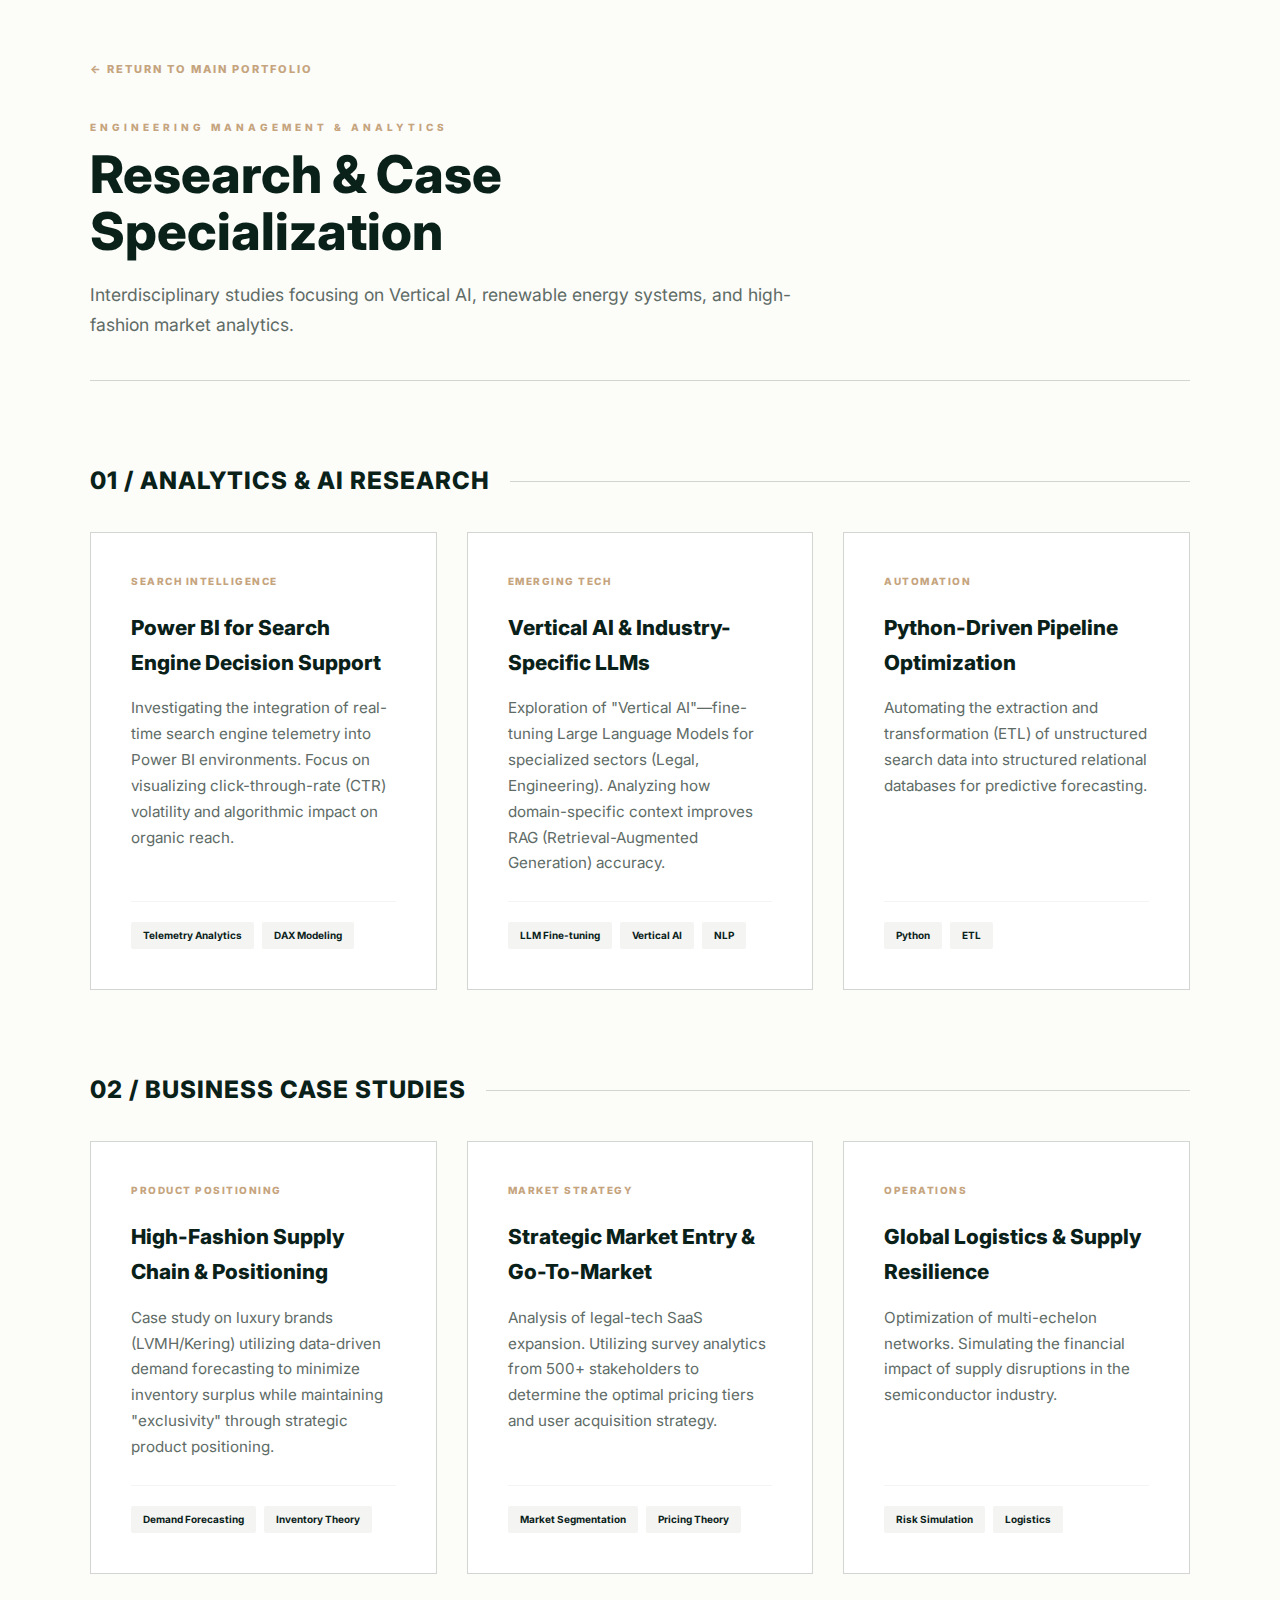
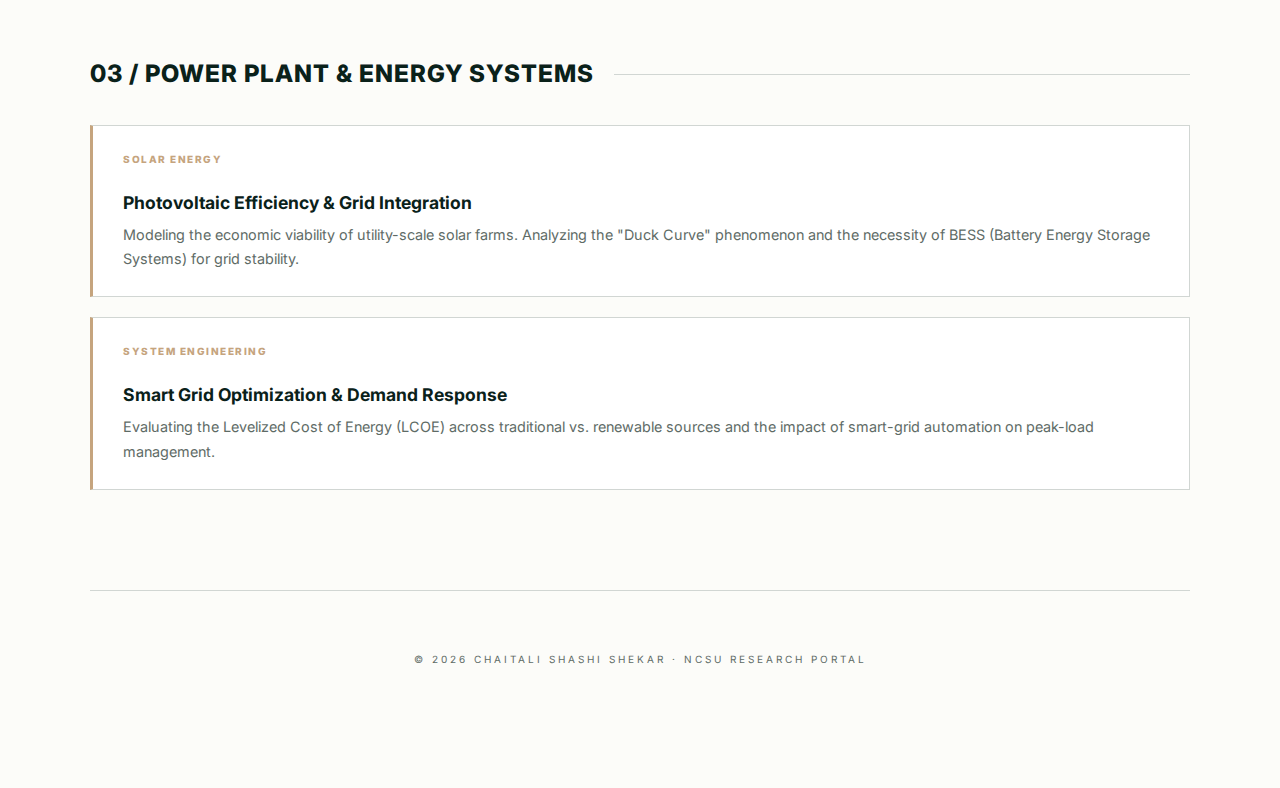
<file: current-studies.html>
<!DOCTYPE html>
<html lang="en">
<head>
<meta charset="utf-8" />
<meta name="viewport" content="width=device-width, initial-scale=1" />
<title>Research & Coursework — Chaitali Shashi Shekar</title>

<link rel="preconnect" href="https://fonts.googleapis.com">
<link rel="preconnect" href="https://fonts.gstatic.com" crossorigin>
<link href="https://fonts.googleapis.com/css2?family=Inter:wght@300;400;700;800&display=swap" rel="stylesheet">

<style>
:root {
  --bg: #fcfcf9; 
  --deep-green: #0a211a; 
  --text: #1a1a1a;
  --text-muted: #5e6b66;
  --accent: #c5a47e; 
  --border: #d1d6d3;
}

* { box-sizing: border-box; margin: 0; padding: 0; }
body { font-family: 'Inter', sans-serif; background: var(--bg); color: var(--text); line-height: 1.7; }
.container { width: min(1100px, 90vw); margin: auto; padding: 60px 0; }

.back-nav { margin-bottom: 40px; }
.back-link { font-size: 11px; font-weight: 800; text-transform: uppercase; letter-spacing: 2px; color: var(--accent); text-decoration: none; display: flex; align-items: center; gap: 10px; }

.page-header { margin-bottom: 60px; border-bottom: 1px solid var(--border); padding-bottom: 40px; }
.page-title { font-size: clamp(32px, 5vw, 52px); font-weight: 800; color: var(--deep-green); line-height: 1.1; margin-bottom: 20px; }

.section-heading { font-size: 1.5rem; font-weight: 800; color: var(--deep-green); margin: 80px 0 30px; display: flex; align-items: center; gap: 20px; text-transform: uppercase; letter-spacing: 1px; }
.section-heading::after { content: ""; flex: 1; height: 1px; background: var(--border); }

.academic-grid { display: grid; grid-template-columns: repeat(auto-fit, minmax(320px, 1fr)); gap: 30px; }

.academic-card {
  background: #fff;
  border: 1px solid var(--border);
  padding: 40px;
  transition: all 0.4s ease;
  display: flex;
  flex-direction: column;
  height: 100%;
}
.academic-card:hover { border-color: var(--accent); box-shadow: 0 20px 40px rgba(10, 33, 26, 0.05); transform: translateY(-5px); }

.tag { font-size: 10px; font-weight: 800; text-transform: uppercase; letter-spacing: 1.5px; color: var(--accent); margin-bottom: 20px; display: block; }
.card-title { font-size: 1.3rem; font-weight: 800; color: var(--deep-green); margin-bottom: 15px; }
.card-desc { font-size: 0.95rem; color: var(--text-muted); margin-bottom: 25px; flex-grow: 1; }

.skills-list { display: flex; flex-wrap: wrap; gap: 8px; margin-top: auto; padding-top: 20px; border-top: 1px solid #f4f5f2; }
.skill-pill { font-size: 10px; font-weight: 700; color: var(--deep-green); background: #f4f5f2; padding: 5px 12px; border-radius: 2px; }

.research-topic { background: #fff; border-left: 3px solid var(--accent); padding: 25px 30px; margin-bottom: 20px; border: 1px solid var(--border); border-left: 3px solid var(--accent); }

footer { margin-top: 100px; padding: 60px 0; text-align: center; font-size: 10px; text-transform: uppercase; letter-spacing: 3px; color: var(--text-muted); border-top: 1px solid var(--border); }
</style>
</head>

<body>

<div class="container">
  <nav class="back-nav">
    <a href="index.html" class="back-link">← Return to Main Portfolio</a>
  </nav>

  <header class="page-header">
    <span style="font-size: 10px; font-weight: 800; text-transform: uppercase; letter-spacing: 4px; color: var(--accent); display: block; margin-bottom: 10px;">Engineering Management & Analytics</span>
    <h1 class="page-title">Research & Case <br>Specialization</h1>
    <p style="color: var(--text-muted); max-width: 750px; font-size: 1.1rem;">Interdisciplinary studies focusing on Vertical AI, renewable energy systems, and high-fashion market analytics.</p>
  </header>

  <h2 class="section-heading">01 / Analytics & AI Research</h2>
  <div class="academic-grid">
    
    <div class="academic-card">
      <span class="tag">Search Intelligence</span>
      <h2 class="card-title">Power BI for Search Engine Decision Support</h2>
      <p class="card-desc">Investigating the integration of real-time search engine telemetry into Power BI environments. Focus on visualizing click-through-rate (CTR) volatility and algorithmic impact on organic reach.</p>
      <div class="skills-list">
        <span class="skill-pill">Telemetry Analytics</span>
        <span class="skill-pill">DAX Modeling</span>
      </div>
    </div>

    <div class="academic-card">
      <span class="tag">Emerging Tech</span>
      <h2 class="card-title">Vertical AI & Industry-Specific LLMs</h2>
      <p class="card-desc">Exploration of "Vertical AI"—fine-tuning Large Language Models for specialized sectors (Legal, Engineering). Analyzing how domain-specific context improves RAG (Retrieval-Augmented Generation) accuracy.</p>
      <div class="skills-list">
        <span class="skill-pill">LLM Fine-tuning</span>
        <span class="skill-pill">Vertical AI</span>
        <span class="skill-pill">NLP</span>
      </div>
    </div>

    <div class="academic-card">
      <span class="tag">Automation</span>
      <h2 class="card-title">Python-Driven Pipeline Optimization</h2>
      <p class="card-desc">Automating the extraction and transformation (ETL) of unstructured search data into structured relational databases for predictive forecasting.</p>
      <div class="skills-list">
        <span class="skill-pill">Python</span>
        <span class="skill-pill">ETL</span>
      </div>
    </div>
  </div>

  <h2 class="section-heading">02 / Business Case Studies</h2>
  <div class="academic-grid">
    
    <div class="academic-card">
      <span class="tag">Product Positioning</span>
      <h2 class="card-title">High-Fashion Supply Chain & Positioning</h2>
      <p class="card-desc">Case study on luxury brands (LVMH/Kering) utilizing data-driven demand forecasting to minimize inventory surplus while maintaining "exclusivity" through strategic product positioning.</p>
      <div class="skills-list">
        <span class="skill-pill">Demand Forecasting</span>
        <span class="skill-pill">Inventory Theory</span>
      </div>
    </div>

    <div class="academic-card">
      <span class="tag">Market Strategy</span>
      <h2 class="card-title">Strategic Market Entry & Go-To-Market</h2>
      <p class="card-desc">Analysis of legal-tech SaaS expansion. Utilizing survey analytics from 500+ stakeholders to determine the optimal pricing tiers and user acquisition strategy.</p>
      <div class="skills-list">
        <span class="skill-pill">Market Segmentation</span>
        <span class="skill-pill">Pricing Theory</span>
      </div>
    </div>

    <div class="academic-card">
      <span class="tag">Operations</span>
      <h2 class="card-title">Global Logistics & Supply Resilience</h2>
      <p class="card-desc">Optimization of multi-echelon networks. Simulating the financial impact of supply disruptions in the semiconductor industry.</p>
      <div class="skills-list">
        <span class="skill-pill">Risk Simulation</span>
        <span class="skill-pill">Logistics</span>
      </div>
    </div>
  </div>

  <h2 class="section-heading">03 / Power Plant & Energy Systems</h2>
  <div>
    <div class="research-topic">
      <span class="tag">Solar Energy</span>
      <h3 style="font-size: 1.1rem; color: var(--deep-green); margin-bottom: 5px;">Photovoltaic Efficiency & Grid Integration</h3>
      <p style="color: var(--text-muted); font-size: 0.9rem;">Modeling the economic viability of utility-scale solar farms. Analyzing the "Duck Curve" phenomenon and the necessity of BESS (Battery Energy Storage Systems) for grid stability.</p>
    </div>
    
    
    <div class="research-topic">
      <span class="tag">System Engineering</span>
      <h3 style="font-size: 1.1rem; color: var(--deep-green); margin-bottom: 5px;">Smart Grid Optimization & Demand Response</h3>
      <p style="color: var(--text-muted); font-size: 0.9rem;">Evaluating the Levelized Cost of Energy (LCOE) across traditional vs. renewable sources and the impact of smart-grid automation on peak-load management.</p>
    </div>
    
  </div>

  <footer>
    © 2026 Chaitali Shashi Shekar &middot; NCSU Research Portal
  </footer>
</div>

</body>
</html>
</file>
